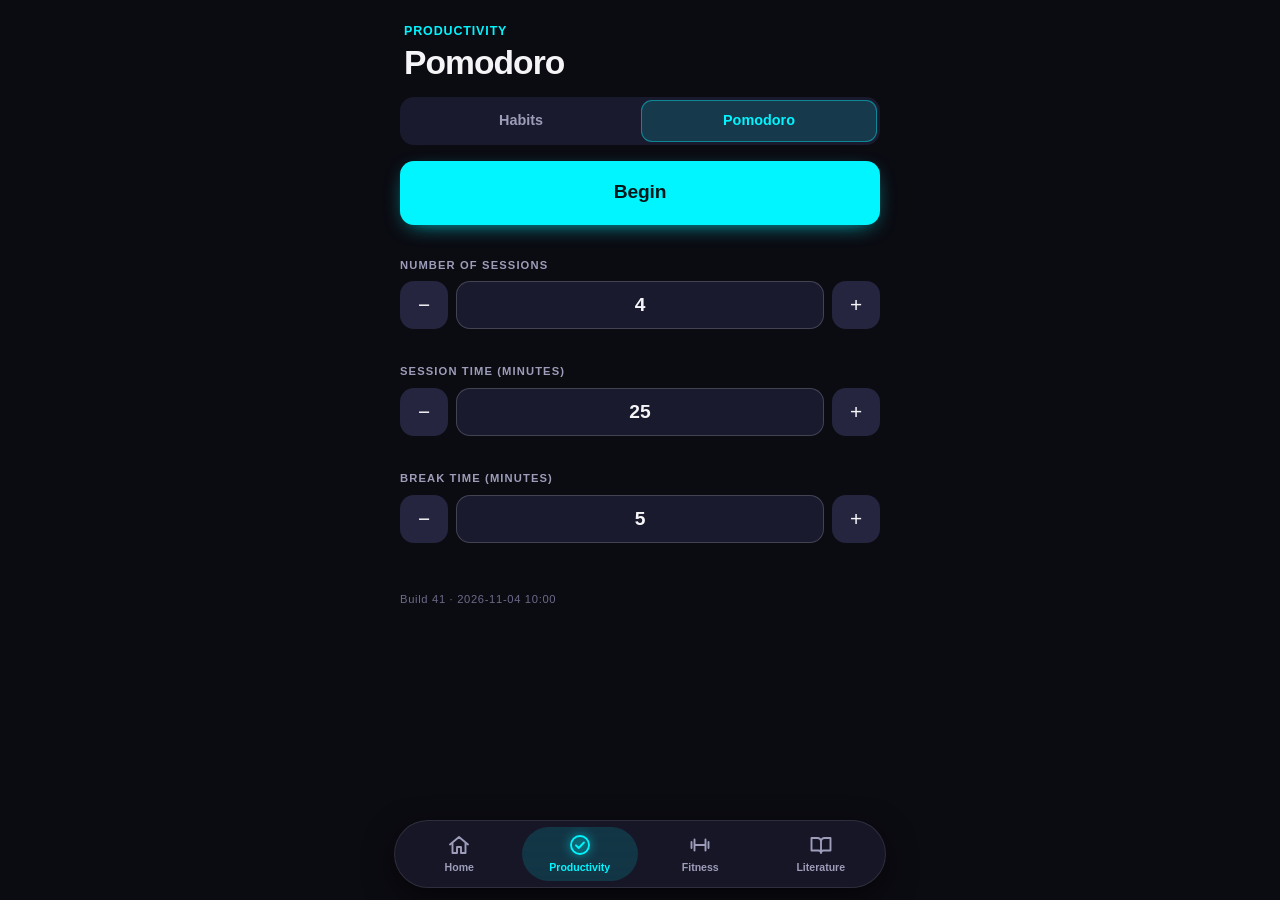
<file: pomodoro.html>
<!doctype html>
<html lang="en">
<head>
  <meta charset="utf-8">
  <!-- viewport-fit=cover + the meta below make it look right when added to the iPhone home screen -->
  <meta name="viewport" content="width=device-width, initial-scale=1, viewport-fit=cover">
  <meta name="apple-mobile-web-app-capable" content="yes">
  <meta name="color-scheme" content="dark">
  <meta name="theme-color" content="#0b0b12">
  <title>Pomodoro</title>
  <link rel="icon" type="image/png" href="favicon.png?v=41">
  <link rel="apple-touch-icon" href="apple-touch-icon.png?v=41">
  <link rel="stylesheet" href="style.css?v=41">
</head>
<body class="s-prod" data-section="prod">
  <main>
    <header class="page-head"><div><p class="eyebrow">Productivity</p><h1>Pomodoro</h1></div></header>

    <p id="error" class="error" role="alert" hidden></p>

    <section id="setup">
      <button id="begin" type="button" class="block big primary">Begin</button>

      <div class="config">
        <div class="field">
          <label for="sessions">Number of sessions</label>
          <div class="stepper" data-field="sessions">
            <button type="button" class="icon" data-step="-1" aria-label="Fewer sessions">&minus;</button>
            <input id="sessions" type="number" inputmode="numeric">
            <button type="button" class="icon" data-step="1" aria-label="More sessions">+</button>
          </div>
        </div>

        <div class="field">
          <label for="focusMin">Session time (minutes)</label>
          <div class="stepper" data-field="focusMin">
            <button type="button" class="icon" data-step="-1" aria-label="Shorter session">&minus;</button>
            <input id="focusMin" type="number" inputmode="numeric">
            <button type="button" class="icon" data-step="1" aria-label="Longer session">+</button>
          </div>
        </div>

        <div class="field">
          <label for="breakMin">Break time (minutes)</label>
          <div class="stepper" data-field="breakMin">
            <button type="button" class="icon" data-step="-1" aria-label="Shorter break">&minus;</button>
            <input id="breakMin" type="number" inputmode="numeric">
            <button type="button" class="icon" data-step="1" aria-label="Longer break">+</button>
          </div>
        </div>
      </div>
    </section>

    <section id="run" hidden>
      <p id="phase" class="phase"></p>
      <div id="clock" class="clock" role="timer">00:00</div>
      <div id="pips" class="pips" aria-hidden="true"></div>
      <div class="controls">
        <button id="pause" type="button" class="block wide">Pause</button>
        <button id="stop" type="button" class="block wide">Stop</button>
      </div>
    </section>

    <!-- Bump this number on every commit so a stale cached copy is easy to spot -->
    <footer id="build">Build 41 &middot; 2026-11-04 10:00</footer>
  </main>

  <script src="nav.js?v=41"></script>
  <script src="pomodoro.js?v=41"></script>
</body>
</html>
</file>
<file: style.css>
/* PROductive: neon on near-black, rounded cards. Cyan, green and purple mark the three kinds of page. */
:root {
  --bg: #0b0b12;
  --surface: #1a1a2e;
  --surface-2: #252540;
  --surface-3: #30304f;
  --ink: #f5f5f7;
  --muted: #9d9dba;
  --faint: #6b6b8a;
  --line: rgba(255, 255, 255, 0.08);
  --line-strong: rgba(255, 255, 255, 0.18);

  /* the colour of each kind of page, and the pink used for protein */
  --prod: #00f5ff;            /* Productivity: habits, pomodoro */
  --fit: #39ff14;             /* Fitness: macros tracker, macros menu, weight */
  --lit: #a855f7;             /* Literature: reading, quotes */
  --pro: #ff00b8;             /* protein, next to the calories line */

  /* the accent of the current page. A page picks one with a class (s-prod, s-fit, s-lit); the
     default is the brand cyan. Text on a neon fill is dark, because white on neon is too faint. */
  --accent: #00f5ff;          /* fills */
  --accent-line: #00f5ff;     /* text, lines and chart on the dark background */
  --accent-soft: rgba(0, 245, 255, 0.14);
  --accent-edge: rgba(0, 245, 255, 0.42);
  --on-accent: #00181a;

  --danger: #ff453a;
  --danger-soft: rgba(255, 69, 58, 0.14);
  /* one height for every input and button, so nothing looks bigger than its neighbour */
  --cell: 48px;
  --ease: 0.16s ease;
  --r-card: 20px;
  --r-field: 14px;
  /* An old-book serif for the quotes: Baskerville ships with macOS and iOS */
  --book: Baskerville, "Baskerville Old Face", "Libre Baskerville", Georgia, "Times New Roman", serif;
  /* dark only */
  color-scheme: dark;
}

* {
  box-sizing: border-box;
  -webkit-appearance: none;
  appearance: none;
  /* no double-tap-to-zoom on iPhone; scrolling and pinch-zoom still work */
  touch-action: manipulation;
}

::selection { background: var(--accent); color: #ffffff; }

html { background: var(--bg); }

body {
  margin: 0;
  background: var(--bg);
  color: var(--ink);
  /* system UI font: SF Pro on Apple devices, Segoe UI on Windows, Roboto on Android */
  font: 16px/1.5 -apple-system, BlinkMacSystemFont, "SF Pro Text", "Segoe UI", Roboto,
        "Helvetica Neue", Arial, sans-serif;
  -webkit-font-smoothing: antialiased;
  /* keeps content clear of the iPhone notch and home indicator */
  padding: 0 env(safe-area-inset-right) env(safe-area-inset-bottom) env(safe-area-inset-left);
}

main {
  max-width: 520px;
  margin: 0 auto;
  /* the bottom padding keeps the last thing on the page clear of the floating tab bar */
  padding: calc(env(safe-area-inset-top) + 22px) 20px 130px;
  animation: rise 0.28s ease-out;
}
@keyframes rise {
  from { opacity: 0; transform: translateY(6px); }
  to   { opacity: 1; transform: none; }
}
@media (prefers-reduced-motion: reduce) {
  main { animation: none; }
  * { transition: none !important; }
}

/* ---------- lists: one block with hairlines between rows, like an iOS grouped list ---------- */

ul {
  list-style: none;
  margin: 0 0 12px;
  padding: 0;
  background: var(--surface);
  border: 1px solid var(--line);
}
ul:empty { display: none; }

li {
  display: flex;
  align-items: center;
  gap: 8px;
  padding: 8px 12px;
}
li + li { border-top: 1px solid var(--line); }
/* the heat color is set per row from the script; this just makes a change fade in */
li { transition: background-color 0.5s ease; }

/* the built-in habit: same row, but no buttons, and a quiet line saying where its number comes from */
/* an empty button-sized space, so a row without buttons keeps the same columns as a normal habit */
.slot { flex: none; width: var(--cell); height: var(--cell); }

/* The buttons on a habit row are smaller than the page's usual 48px controls, so a row stays
   compact and the habit's name gets more room. The number cell stays wide enough for 3 digits. */
#habit-list { --row-button: 36px; }
#habit-list button.icon,
#habit-list .slot { width: var(--row-button); height: var(--row-button); font-size: 1.1rem; }
#habit-list .count { width: 44px; height: var(--row-button); }
#habit-list li { gap: 6px; padding: 8px 10px; }
li.auto { flex-wrap: wrap; row-gap: 0; }
.auto-note {
  flex: 0 0 100%;
  padding: 0 4px 4px;
  font-size: 0.72rem;
  font-weight: 400;
  /* translucent white, so it stays readable on grey and on red */
  color: rgba(255, 255, 255, 0.72);
}

.name {
  flex: 1;
  padding: 0 4px;
  font-weight: 500;
  overflow-wrap: anywhere;
}

/* Fixed width AND height, with flex-shrink off, so these stay true squares even when a
   long habit name wraps onto two lines. 48px is also above Apple's 44px tap-target minimum. */
.count,
button.icon {
  width: var(--cell);
  height: var(--cell);
  flex-shrink: 0;
}

.count {
  display: flex;
  align-items: center;
  justify-content: center;
  font-size: 1.2rem;
  font-weight: 600;
  font-variant-numeric: tabular-nums;
}

button.icon {
  border: 0;
  background: var(--surface-2);
  color: var(--ink);
  font: inherit;
  font-size: 1.3rem;
  line-height: 1;
  cursor: pointer;
  transition: background-color var(--ease), color var(--ease), opacity var(--ease);
}
button.icon:hover { background: var(--surface-3); }
button.del:hover { background: var(--danger-soft); color: var(--danger); }
button.icon:active { opacity: 0.6; }
button.icon:disabled { opacity: 0.25; cursor: default; }
button.icon:disabled:hover { background: var(--surface-2); }

/* the Edit / Done button sits at the right, just above the list */
.list-tools { display: flex; justify-content: flex-end; margin: 0 0 8px; }

button.inc,
button.add {
  background: var(--accent);
  color: var(--on-accent);
  font-weight: 500;
}
button.inc:hover,
button.add:hover { background: var(--accent); filter: brightness(1.15); }

button.icon:focus-visible,
input:focus-visible,
textarea:focus-visible { outline: 2px solid var(--accent-line); outline-offset: 2px; }

form {
  display: flex;
  gap: 8px;
  margin-top: 20px;
}

input {
  flex: 1;
  min-width: 0;
  height: var(--cell);
  padding: 0 14px;
  border: 1px solid var(--line-strong);
  background: var(--surface);
  color: var(--ink);
  font: inherit;
  /* iOS Safari zooms the page on focus if the input font is under 16px */
  font-size: 16px;
  transition: border-color var(--ease);
}
input:focus { border-color: var(--accent-line); }
input::placeholder { color: var(--faint); }

.empty {
  margin: 0 0 12px;
  padding: 18px;
  border: 1px dashed var(--line-strong);
  text-align: center;
  color: var(--muted);
}

.error {
  margin: 0 0 16px;
  padding: 10px 14px;
  border: 1px solid var(--danger);
  background: var(--danger-soft);
  color: var(--danger);
  font-weight: 500;
}

/* ---------- buttons ---------- */

button.block {
  border: 0;
  background: var(--surface-2);
  color: var(--ink);
  font: inherit;
  font-weight: 600;
  letter-spacing: -0.01em;
  cursor: pointer;
  transition: background-color var(--ease), opacity var(--ease), filter var(--ease);
}
button.block:hover { background: var(--surface-3); }
button.block.primary { background: var(--accent); color: var(--on-accent); }
button.block.primary:hover { background: var(--accent); filter: brightness(1.15); }
button.block:active { opacity: 0.7; }
button.block:focus-visible { outline: 2px solid var(--accent-line); outline-offset: 2px; }

button.big {
  display: block;
  width: 100%;
  height: 64px;
  font-size: 1.2rem;
}

button.wide {
  flex: 1;
  height: var(--cell);
  font-size: 1rem;
}

/* ---------- pomodoro ---------- */

.config { margin-top: 32px; }

.field { margin-bottom: 18px; }

/* small muted uppercase labels: the one place uppercase is kept */
.field label,
.form-label,
.section-title,
.chart-title,
.phase,
.stat-label {
  font-size: 0.7rem;
  font-weight: 600;
  letter-spacing: 0.1em;
  text-transform: uppercase;
  color: var(--muted);
}
.field label { display: block; margin-bottom: 8px; }

.stepper { display: flex; gap: 8px; }
.stepper input {
  text-align: center;
  font-size: 1.2rem;
  font-weight: 600;
}
/* the stepper buttons replace the browser's built-in number arrows */
input[type="number"] { -moz-appearance: textfield; }
input[type="number"]::-webkit-inner-spin-button,
input[type="number"]::-webkit-outer-spin-button { -webkit-appearance: none; margin: 0; }

.phase { margin: 0 0 8px; }

/* huge thin digits straight on black, held between two hairlines */
.clock {
  padding: 28px 0;
  border-top: 1px solid var(--line);
  border-bottom: 1px solid var(--line);
  text-align: center;
  line-height: 1;
  /* scales with the screen so "25:00" fills a phone, and "180:00" still fits */
  font-size: clamp(4rem, 26vw, 9.5rem);
  font-weight: 200;
  letter-spacing: -0.04em;
  /* equal-width digits stop the clock jittering as it counts */
  font-variant-numeric: tabular-nums;
  transition: color 0.3s ease;
}
/* blue digits mark a break; heavy white ones mark the end */
.clock.break { color: var(--accent-line); }
.clock.done { font-weight: 600; letter-spacing: -0.02em; }

.pips { display: flex; flex-wrap: wrap; gap: 8px; margin-top: 20px; }
.pip { width: 16px; height: 16px; border: 1px solid var(--line-strong); }
.pip.done { background: var(--ink); border-color: var(--ink); }
.pip.current { background: var(--accent-line); border-color: var(--accent-line); }

.controls { display: flex; gap: 8px; margin-top: 24px; }

/* ---------- nutrition table ---------- */

/* the box scrolls, the page doesn't, so the averages below stay close however long the log gets */
.table-wrap {
  max-height: 60vh;
  overflow: auto;
  background: var(--surface);
  border: 1px solid var(--line);
}

table { width: 100%; border-collapse: separate; border-spacing: 0; }

th, td {
  padding: 0;
  border-right: 1px solid var(--line);
  border-bottom: 1px solid var(--line);
}
th:last-child, td:last-child { border-right: 0; }
tbody tr:last-child > * { border-bottom: 0; }

thead th {
  position: sticky;
  top: 0;
  z-index: 1;
  padding: 12px 8px;
  background: var(--surface);
  color: var(--muted);
  font-size: 0.7rem;
  font-weight: 600;
  letter-spacing: 0.1em;
  text-transform: uppercase;
}

th.date {
  width: 28%;
  padding: 0 12px;
  white-space: nowrap;
  text-align: left;
  font-weight: 500;
}
tr.today th.date { background: var(--accent-soft); color: var(--accent-line); font-weight: 600; }

td input {
  display: block;
  width: 100%;
  height: 48px;
  padding: 0;
  border: 0;
  background: transparent;
  text-align: center;
  font-size: 1.05rem;
  font-weight: 500;
}
td input:focus { background: var(--accent-soft); }
td input:focus-visible { outline: 2px solid var(--accent-line); outline-offset: -2px; }
td input.invalid { background: var(--danger-soft); color: var(--danger); }

.stats {
  display: grid;
  grid-template-columns: repeat(3, 1fr);
  gap: 8px;
  margin-top: 20px;
}

.stat {
  display: flex;
  flex-direction: column;
  gap: 6px;
  padding: 12px;
  background: var(--surface);
  border: 1px solid var(--line);
}
.stat-label { font-size: 0.62rem; }

.stat-value {
  /* shrinks on narrow phones so "16 / 18" stays on one line */
  font-size: clamp(1rem, 5vw, 1.6rem);
  white-space: nowrap;
  font-weight: 600;
  letter-spacing: -0.02em;
  font-variant-numeric: tabular-nums;
}

/* ---------- macros guide ---------- */

.sr-only {
  position: absolute;
  width: 1px;
  height: 1px;
  overflow: hidden;
  clip: rect(0 0 0 0);
  white-space: nowrap;
}

.toolbar { display: flex; gap: 8px; margin-bottom: 12px; }
.toolbar input { flex: 1; }
.toolbar button { flex: none; height: var(--cell); padding: 0 18px; font-size: 1rem; }

.macros { table-layout: fixed; }
.macros th.per { width: 22%; }
.macros th.num { width: 15%; }
.macros th.act { width: 40px; }
.macros thead th { padding: 12px 2px; font-size: 0.62rem; letter-spacing: 0.04em; }
.macros th.food,
.macros th.per { padding-left: 6px; text-align: start; }
.macros td input { text-overflow: ellipsis; }
/* names and portions are text, so they sit at the start of the cell: left for English, right for Hebrew */
.macros td input.text { padding: 0 6px; text-align: start; }
.macros td.act { padding: 0; }
.macros td.act button { width: 100%; height: 48px; background: transparent; }

/* ---------- reading session ---------- */

#setup .form-label { display: block; margin-bottom: 8px; }
#setup input { width: 100%; margin-bottom: 16px; }

#running-book { overflow-wrap: anywhere; }
.clock.paused { color: var(--faint); }

.text-button {
  display: block;
  margin: 16px auto 0;
  padding: 10px 14px;
  border: 0;
  background: none;
  color: var(--muted);
  font: inherit;
  font-size: 0.9rem;
  text-decoration: underline;
  cursor: pointer;
}
.text-button:hover { color: var(--ink); }

.stat-value.compact { font-size: 1.05rem; white-space: normal; }

.name .title { display: block; font-weight: 500; overflow-wrap: anywhere; }
.name .sub { display: block; margin-top: 2px; font-size: 0.78rem; font-weight: 400; color: var(--muted); }

#chart .line.pages { stroke: var(--ink); }
#chart .line.minutes { stroke: var(--accent-line); }
#chart .dot.pages { fill: var(--ink); }
#chart .dot.minutes { fill: var(--accent-line); }
.swatch.pages { background: var(--ink); }
.swatch.minutes { background: var(--accent-line); }

/* ---------- log food ---------- */

/* the button row under today's row, inside the table */
.log-row td { padding: 8px; border-bottom: 0; }
.log-row button { display: block; width: 100%; height: var(--cell); font-size: 1rem; }

dialog.dialog {
  width: min(92vw, 420px);
  padding: 0;
  background: var(--surface);
  color: var(--ink);
  border: 1px solid var(--line-strong);
}
dialog.dialog::backdrop { background: rgba(0, 0, 0, 0.78); }
.dialog-form { display: flex; flex-direction: column; gap: 8px; margin: 0; padding: 20px; }
.dialog-title { margin: 0 0 2px; font-size: 1.3rem; font-weight: 600; letter-spacing: -0.02em; }
.dialog-note { margin: 0 0 10px; font-size: 0.9rem; color: var(--muted); }
.dialog-form input { flex: none; width: 100%; }
.dialog-form .error { margin: 4px 0 0; }
.dialog-actions { display: flex; gap: 8px; margin-top: 12px; }
.dialog-actions button { flex: 1; height: var(--cell); font-size: 1rem; }

/* the (i) button next to each day, and the list of changes it opens */
button.info {
  width: 22px;
  height: 22px;
  margin-left: 8px;
  padding: 0;
  border: 1px solid var(--line-strong);
  border-radius: 50%;
  background: transparent;
  color: var(--muted);
  font: italic 600 0.8rem Georgia, serif;
  line-height: 1;
  vertical-align: middle;
  cursor: pointer;
}
button.info:hover { color: var(--ink); }
button.info:active { opacity: 0.6; }
.history-list { margin: 0 0 8px; padding: 0; list-style: none; max-height: 50vh; overflow-y: auto; }
.history-list li { display: flex; gap: 12px; padding: 8px 0; border-bottom: 1px solid var(--line-strong); font-size: 0.95rem; }
.history-list li:last-child { border-bottom: 0; }
.history-time { flex: none; color: var(--muted); font-variant-numeric: tabular-nums; }

/* ---------- weight tracker ---------- */

/* plain text cells of the weight table (the nutrition table uses inputs instead) */
td.cell { height: 48px; padding: 0 12px; text-align: center; font-size: 1.05rem; font-weight: 500; }
/* the flex box is an inner div: display:flex on the td itself would break the table columns */
.weight-inner { display: flex; align-items: center; justify-content: space-between; }
.weight-inner span { flex: 1; }
.weight-inner button.icon { flex: none; width: 36px; height: 36px; font-size: 1.1rem; }
#log-weight { margin-top: 12px; }
#chart .line.weight { stroke: var(--accent-line); }
#chart .dot.weight { fill: var(--accent-line); }

/* ---------- nutrition chart ---------- */

.chart-box {
  margin-top: 20px;
  padding: 14px;
  background: var(--surface);
  border: 1px solid var(--line);
}

.chart-title { margin: 0 0 10px; }

#chart { display: block; width: 100%; height: auto; }
#chart text { fill: var(--muted); font-size: 11px; font-weight: 500; }
#chart text.placeholder { font-size: 13px; }
#chart .axis { stroke: var(--line-strong); stroke-width: 1; }
#chart .grid { stroke: var(--line); stroke-width: 1; }
#chart .line { fill: none; stroke-linejoin: miter; stroke-linecap: butt; stroke-width: 2; }
#chart .line.calories { stroke: var(--ink); }
#chart .line.protein { stroke: var(--accent-line); }
#chart .dot.calories { fill: var(--ink); }
#chart .dot.protein { fill: var(--accent-line); }
/* goal lines: dotted and faded, so they read as a target, not as data */
#chart .guide { stroke-width: 2; stroke-linecap: round; stroke-dasharray: 0.1 6; opacity: 0.55; }
#chart .guide.calories { stroke: var(--ink); }
#chart .guide.protein { stroke: var(--accent-line); }
/* a thin outline in the panel color keeps the label readable where a data line crosses it */
#chart text.guide-label { font-size: 10px; paint-order: stroke; stroke: var(--surface); stroke-width: 3px; stroke-linejoin: round; }
#chart text.guide-label.protein { fill: var(--accent-line); }

.legend {
  display: flex;
  flex-wrap: wrap;
  gap: 16px;
  margin-top: 10px;
  font-size: 0.8rem;
  font-weight: 500;
}
.swatch {
  display: inline-block;
  width: 10px;
  height: 10px;
  margin-right: 6px;
}
.swatch.calories { background: var(--ink); }
.swatch.protein { background: var(--accent-line); }

.chart-note { margin: 8px 0 0; font-size: 0.75rem; color: var(--faint); }

/* ---------- quotes ---------- */

.featured {
  margin-bottom: 20px;
  padding: 18px 18px 16px;
  background: var(--surface);
  border: 1px solid var(--line);
}

.featured-empty {
  margin: 0;
  font-family: var(--book);
  font-style: italic;
  font-size: 1.15rem;
  text-align: center;
  color: var(--muted);
}

/* double rules above and below, like the ornaments of a printed page */
.featured-quote {
  margin: 0 0 16px;
  padding: 14px 0;
  border-top: 3px double var(--line-strong);
  border-bottom: 3px double var(--line-strong);
}
.featured-quote::before {
  content: "\201C";
  display: block;
  height: 38px;
  color: var(--accent-line);
  font-family: var(--book);
  font-size: 4.5rem;
  line-height: 0.9;
}

.quote-text {
  margin: 0 0 12px;
  font-family: var(--book);
  font-style: italic;
  font-size: clamp(1.3rem, 5.4vw, 1.75rem);
  line-height: 1.45;
  /* keeps the line breaks you typed */
  white-space: pre-line;
  overflow-wrap: anywhere;
}
.quote-text.small { margin-bottom: 6px; font-size: 1.15rem; }

.quote-author {
  margin: 0;
  font-family: var(--book);
  font-size: 1.05rem;
  font-variant: small-caps;
  letter-spacing: 0.08em;
  text-align: right;
  color: var(--muted);
}
.featured-quote .quote-author::before { content: "\2014\00a0"; }
.quote-body .quote-author { text-align: left; }
.quote-body .quote-author::before { content: "\2014\00a0"; }

.home-quote { margin: 32px 0 0; }
.home-quote .quote-text { font-size: clamp(1.15rem, 4.6vw, 1.5rem); }

#another { display: block; width: 100%; height: var(--cell); font-size: 1rem; }

.quote-form { display: flex; flex-direction: column; gap: 8px; margin-top: 0; }
.section-title { margin: 28px 0 12px; }
.quote-form textarea {
  width: 100%;
  padding: 12px 14px;
  border: 1px solid var(--line-strong);
  background: var(--surface);
  color: var(--ink);
  font: inherit;
  /* iOS Safari zooms the page on focus if the font is under 16px */
  font-size: 16px;
  resize: vertical;
  transition: border-color var(--ease);
}
.quote-form textarea:focus { border-color: var(--accent-line); }
.quote-form textarea::placeholder { color: var(--faint); }
.quote-form input { flex: none; width: 100%; }
.quote-form button.block { width: 100%; flex: none; }

.quote-list li { align-items: flex-start; padding: 12px; }
.quote-body { flex: 1; min-width: 0; }

/* ---------- sign-in screen, import button, save status ---------- */

.gate-text {
  margin: 0 0 16px;
  font-weight: 500;
  color: var(--muted);
}

.gate button.block {
  display: block;
  width: 100%;
  height: 52px;
  font-size: 1rem;
}
.gate .error { margin-top: 16px; }

#import,
#move {
  display: block;
  width: 100%;
  height: var(--cell);
  font-size: 1rem;
}
#import { margin: 0 0 16px; }
#move { margin: 12px 0 0; }

.move-note {
  margin: 12px 0 0;
  padding: 12px 14px;
  border: 1px solid var(--accent-line);
  background: var(--accent-soft);
  font-weight: 500;
}

.account { overflow-wrap: anywhere; }

.session {
  display: flex;
  align-items: center;
  justify-content: space-between;
  gap: 12px;
  margin-top: 24px;
  font-size: 0.85rem;
  color: var(--muted);
}

button.small {
  min-height: 44px;
  padding: 0 16px;
  border: 0;
  background: var(--surface-2);
  color: var(--ink);
  font: inherit;
  font-size: 0.85rem;
  font-weight: 500;
  cursor: pointer;
  transition: background-color var(--ease), opacity var(--ease);
}
button.small:hover { background: var(--surface-3); }
button.small:active { opacity: 0.7; }

#build {
  margin-top: 32px;
  font-size: 0.7rem;
  letter-spacing: 0.06em;
  color: var(--faint);
}


/* ---------- the colour of each kind of page ---------- */

.s-prod { --accent: var(--prod); --accent-line: var(--prod); --accent-soft: rgba(0, 245, 255, 0.14); --accent-edge: rgba(0, 245, 255, 0.42); --on-accent: #00181a; }
.s-fit  { --accent: var(--fit);  --accent-line: var(--fit);  --accent-soft: rgba(57, 255, 20, 0.13); --accent-edge: rgba(57, 255, 20, 0.42); --on-accent: #041a02; }
.s-lit  { --accent: var(--lit);  --accent-line: #bd82fb;     --accent-soft: rgba(168, 85, 247, 0.20); --accent-edge: rgba(168, 85, 247, 0.50); --on-accent: #12062a; }

/* ---------- rounded corners ---------- */

ul, .table-wrap, .stat, .chart-box, .featured, .empty, .error, .move-note { border-radius: var(--r-card); }
/* hidden overflow clips the rows (and a habit's tint) to the rounded corners */
ul, .table-wrap { overflow: hidden; }
dialog.dialog { border-radius: 24px; overflow: hidden; }
input, textarea { border-radius: var(--r-field); }
td input { border-radius: 0; }
button.block, button.small, button.icon, button.big, button.wide { border-radius: var(--r-field); }
.macros td.act button { border-radius: 0; }
.count { border-radius: 12px; }
.pip { border-radius: 5px; }

/* ---------- neon glow on the main buttons ---------- */

button.block.primary,
button.inc,
button.add { box-shadow: 0 6px 22px -10px var(--accent); }

/* ---------- chart colours: calories take the page's colour, protein is pink ---------- */

#chart .line.calories, #chart .guide.calories { stroke: var(--accent-line); }
#chart .dot.calories { fill: var(--accent-line); }
.swatch.calories { background: var(--accent-line); }
#chart .line.protein, #chart .guide.protein { stroke: var(--pro); }
#chart .dot.protein { fill: var(--pro); }
#chart text.guide-label.protein { fill: var(--pro); }
.swatch.protein { background: var(--pro); }
/* reading: pages in the page's colour, minutes in white */
#chart .line.pages { stroke: var(--accent-line); }
#chart .dot.pages { fill: var(--accent-line); }
.swatch.pages { background: var(--accent-line); }
#chart .line.minutes { stroke: var(--ink); }
#chart .dot.minutes { fill: var(--ink); }
.swatch.minutes { background: var(--ink); }



/* ---------- app shell: page title, page switcher, tab bar, account sheet ---------- */

.i { fill: none; stroke: currentColor; stroke-width: 1.9; stroke-linecap: round; stroke-linejoin: round; flex: none; }

.page-head { display: flex; align-items: flex-end; justify-content: space-between; gap: 12px; margin: 0 4px 16px; }
.eyebrow { margin: 0 0 4px; font-size: 0.78rem; font-weight: 700; letter-spacing: 0.07em; text-transform: uppercase; color: var(--accent-line); }
.eyebrow.muted { color: var(--muted); }
.page-head h1 { margin: 0; font-size: 2.1rem; line-height: 1.08; font-weight: 700; letter-spacing: -0.028em; }
.page-head h1 .wordmark { color: var(--prod); }

.avatar {
  display: grid;
  place-items: center;
  flex: none;
  width: 42px;
  height: 42px;
  padding: 0;
  border: 0;
  border-radius: 50%;
  background: linear-gradient(145deg, var(--surface-3), var(--surface));
  color: var(--ink);
  font: inherit;
  font-size: 1.05rem;
  font-weight: 700;
  box-shadow: inset 0 0 0 1px var(--line-strong);
  cursor: pointer;
}

/* the switcher between the pages of one section */
.seg { display: flex; gap: 2px; margin: 0 0 16px; padding: 3px; background: var(--surface); border-radius: 14px; }
.seg a {
  flex: 1;
  padding: 10px 6px;
  border-radius: 11px;
  color: var(--muted);
  font-size: 0.9rem;
  font-weight: 600;
  text-align: center;
  text-decoration: none;
  transition: background-color var(--ease), color var(--ease);
}
.seg a.on { background: var(--accent-soft); color: var(--accent-line); box-shadow: inset 0 0 0 1px var(--accent-edge); }

/* the shell only shows once someone is signed in */
body:not(.signed-in) .tabbar,
body:not(.signed-in) .seg,
body:not(.signed-in) .page-head .avatar { display: none; }

.tabbar {
  position: fixed;
  left: 50%;
  bottom: calc(env(safe-area-inset-bottom) + 12px);
  z-index: 6;
  display: grid;
  grid-template-columns: repeat(4, 1fr);
  gap: 4px;
  width: min(calc(100% - 28px), 492px);
  height: 68px;
  padding: 6px;
  transform: translateX(-50%);
  border: 1px solid rgba(255, 255, 255, 0.1);
  border-radius: 34px;
  background: rgba(26, 26, 46, 0.78);
  -webkit-backdrop-filter: blur(26px) saturate(1.6);
  backdrop-filter: blur(26px) saturate(1.6);
  box-shadow: 0 10px 30px rgba(0, 0, 0, 0.55);
}
.tab {
  display: flex;
  flex-direction: column;
  align-items: center;
  justify-content: center;
  gap: 3px;
  border-radius: 28px;
  color: var(--muted);
  font-size: 0.66rem;
  font-weight: 600;
  text-decoration: none;
  transition: background-color var(--ease), color var(--ease);
}
.tab[data-sec="home"] { --tab: #ffffff; --tab-soft: rgba(255, 255, 255, 0.12); }
.tab[data-sec="prod"] { --tab: var(--prod); --tab-soft: rgba(0, 245, 255, 0.14); }
.tab[data-sec="fit"] { --tab: var(--fit); --tab-soft: rgba(57, 255, 20, 0.13); }
.tab[data-sec="lit"] { --tab: #bd82fb; --tab-soft: rgba(168, 85, 247, 0.2); }
.tab.on { background: var(--tab-soft); color: var(--tab); }
.tab.on .i { filter: drop-shadow(0 0 5px var(--tab)); }

/* the account sheet, opened by the avatar */
.sheet-bg { position: fixed; inset: 0; z-index: 20; background: rgba(0, 0, 0, 0.6); opacity: 0; pointer-events: none; transition: opacity 0.2s; }
.sheet-bg.open { opacity: 1; pointer-events: auto; }
.sheet {
  position: fixed;
  left: 50%;
  bottom: calc(env(safe-area-inset-bottom) + 10px);
  z-index: 21;
  width: min(calc(100% - 20px), 500px);
  padding: 20px;
  border-radius: 30px;
  background: var(--surface-2);
  transform: translate(-50%, 130%);
  transition: transform 0.28s cubic-bezier(0.2, 0.9, 0.3, 1);
}
.sheet.open { transform: translate(-50%, 0); }
.sheet .who { display: flex; align-items: center; gap: 14px; margin-bottom: 16px; }
.sheet .who b { display: block; font-size: 1.05rem; }
.sheet .who span { font-size: 0.85rem; color: var(--muted); overflow-wrap: anywhere; }
.sheet .saved { display: flex; align-items: center; gap: 8px; margin-bottom: 14px; padding: 12px 14px; border-radius: 14px; background: var(--surface-3); font-size: 0.9rem; color: var(--muted); }
.sheet .saved .i { color: var(--accent-line); }
.sheet button.block { display: flex; align-items: center; justify-content: center; gap: 9px; width: 100%; height: 54px; border-radius: 18px; font-size: 1.05rem; }
#sign-out { background: var(--surface-3); }

.gate-logo { display: block; width: 96px; height: 96px; margin: 8px 0 18px; border-radius: 24px; }

/* ---------- home: sections of tiles ---------- */

.home-section { margin-top: 26px; }
.home-section:first-of-type { margin-top: 4px; }
.sec-label {
  display: flex;
  align-items: center;
  gap: 8px;
  margin: 0 4px 10px;
  font-size: 0.75rem;
  font-weight: 700;
  letter-spacing: 0.09em;
  text-transform: uppercase;
  color: var(--muted);
}
.sec-label::before { content: ""; width: 9px; height: 9px; border-radius: 50%; background: var(--accent); box-shadow: 0 0 8px var(--accent); }

.bento { display: grid; grid-template-columns: 1fr 1fr; gap: 12px; }
.span2 { grid-column: span 2; }
.tile {
  position: relative;
  display: flex;
  flex-direction: column;
  justify-content: space-between;
  gap: 14px;
  min-height: 134px;
  padding: 14px;
  border-radius: 24px;
  color: var(--ink);
  text-decoration: none;
  background: linear-gradient(155deg, var(--accent-soft) 0%, rgba(26, 26, 46, 0) 70%), var(--surface);
  box-shadow: inset 0 0 0 1px var(--accent-edge), 0 0 22px -12px var(--accent);
  transition: transform 0.12s, filter 0.12s;
}
.tile:active { transform: scale(0.97); filter: brightness(0.9); }
.tile:focus-visible { outline: 2px solid var(--accent-line); outline-offset: 2px; }
.tile.wide { flex-direction: row; align-items: center; justify-content: flex-start; gap: 14px; min-height: 0; padding: 14px 16px; }
.tile.today { flex-direction: row; align-items: center; justify-content: flex-start; gap: 18px; min-height: 0; padding: 16px; }
.tile-chip {
  display: grid;
  place-items: center;
  flex: none;
  width: 40px;
  height: 40px;
  border-radius: 13px;
  background: var(--accent);
  color: var(--on-accent);
  box-shadow: 0 0 16px -3px var(--accent);
}
.tile h3 { margin: 0; font-size: 1.05rem; font-weight: 650; letter-spacing: -0.015em; }
.tile-value { font-size: 1.9rem; font-weight: 700; letter-spacing: -0.03em; line-height: 1.05; font-variant-numeric: tabular-nums; }
.tile-value small { margin-left: 3px; font-size: 0.85rem; font-weight: 600; letter-spacing: 0; color: var(--muted); }
.tile-meta { margin: 4px 0 0; font-size: 0.82rem; color: var(--muted); }
.tile-go { margin-left: auto; color: var(--faint); }

.today-rings { flex: none; filter: drop-shadow(0 0 6px rgba(57, 255, 20, 0.35)); }
.today-lines { display: grid; flex: 1; gap: 14px; min-width: 0; }
.today-lines b { display: block; font-size: 1.4rem; font-weight: 700; letter-spacing: -0.02em; font-variant-numeric: tabular-nums; }
.today-lines b small { margin-left: 3px; font-size: 0.8rem; font-weight: 600; color: var(--muted); }
.today-label { display: flex; align-items: center; gap: 7px; font-size: 0.8rem; font-weight: 600; color: var(--muted); }
.today-label i { width: 10px; height: 10px; border-radius: 3px; }

/* the quote on the home page: a card, in the colour of Literature */
.home-quote {
  margin: 12px 0 0;
  padding: 20px 20px 18px;
  border: 0;
  border-radius: 24px;
  background: linear-gradient(155deg, var(--accent-soft), rgba(26, 26, 46, 0) 70%), var(--surface);
  box-shadow: inset 0 0 0 1px var(--accent-edge);
}
.home-quote::before { content: none; }
.home-quote .quote-text { margin: 0; font-size: clamp(1.15rem, 4.8vw, 1.4rem); line-height: 1.4; font-style: normal; }
.home-quote .quote-author { margin-top: 12px; text-align: left; font-variant: normal; letter-spacing: 0; font-style: italic; }
.home-quote .qm { margin-bottom: 6px; color: var(--accent-line); }

[hidden] { display: none !important; }
</file>
